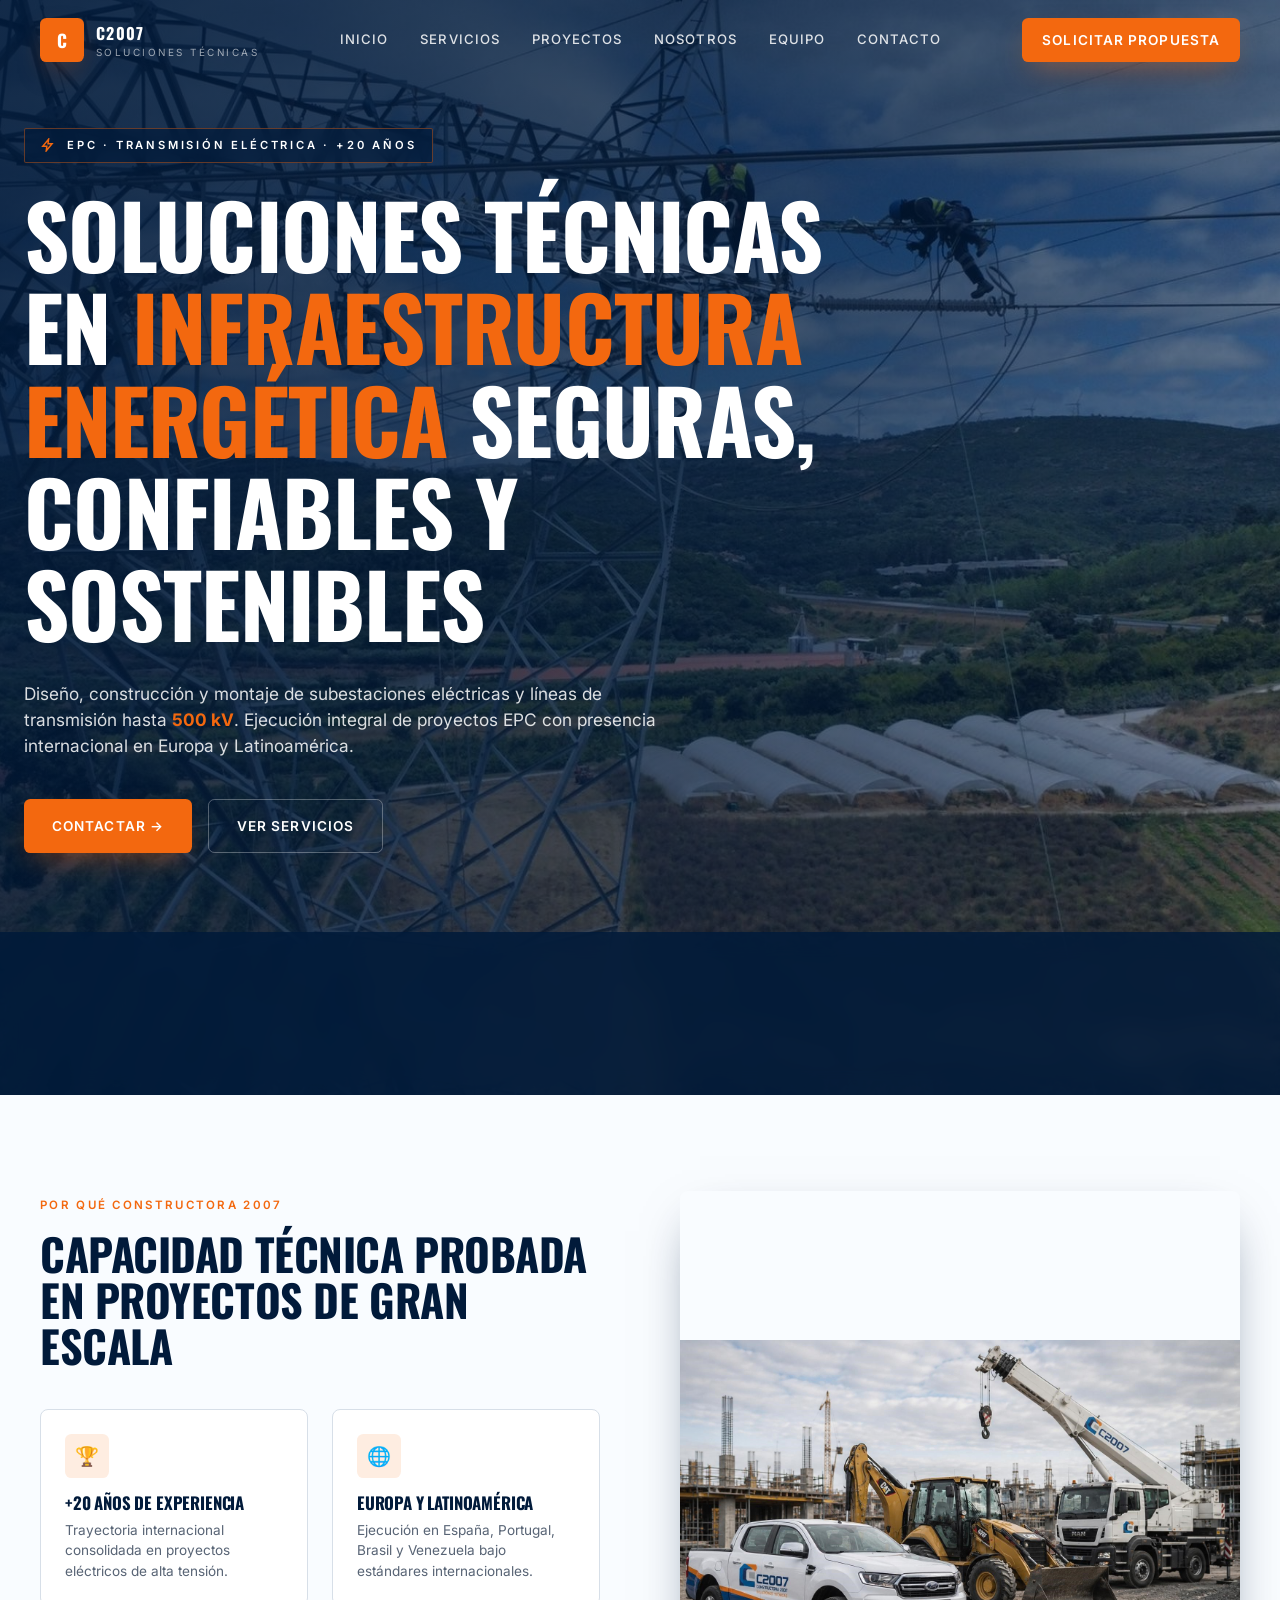
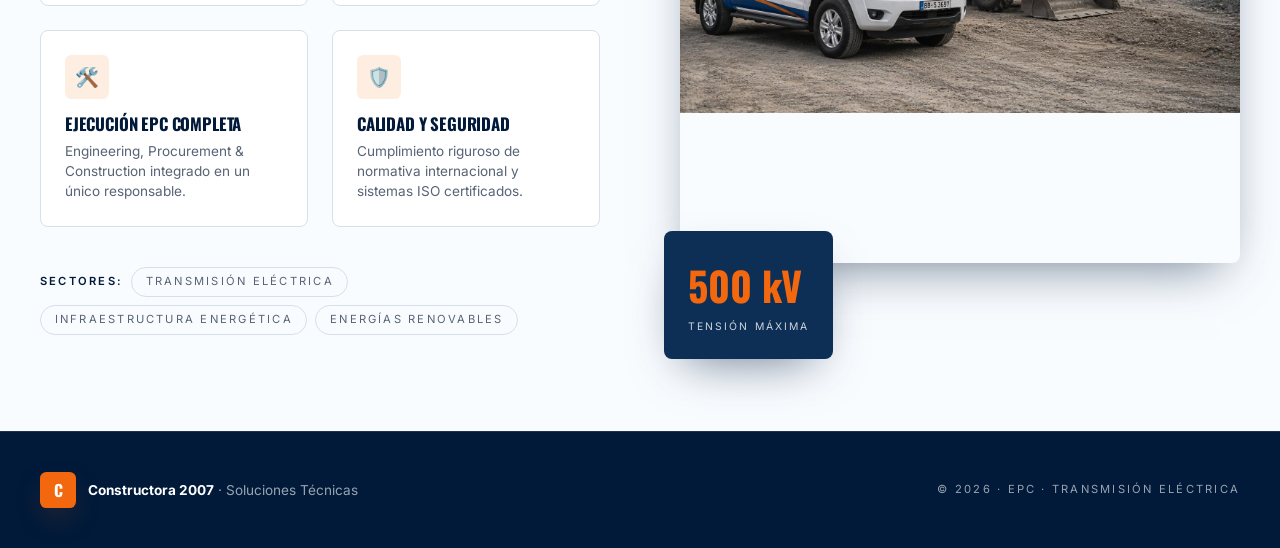
<file: index.html>
<!doctype html>
<html lang="es">
<head>
<meta charset="utf-8" />
<meta name="viewport" content="width=device-width, initial-scale=1" />
<title>Constructora 2007 · EPC en Transmisión Eléctrica hasta 500 kV</title>
<meta name="description" content="Diseño, construcción y montaje de subestaciones y líneas de transmisión hasta 500 kV." />
<link rel="preconnect" href="https://fonts.googleapis.com">
<link rel="preconnect" href="https://fonts.gstatic.com" crossorigin>
<link href="https://fonts.googleapis.com/css2?family=Inter:wght@400;500;600;700&family=Oswald:wght@500;600;700&display=swap" rel="stylesheet">
<link rel="icon" href="img/ico.jpg">
<link rel="stylesheet" href="css/styles.css" />
</head>
<body data-home="1">
<header id="nav" class="nav scrolled">
  <div class="container nav-inner">
    <a href="index.html" class="brand">
      <div class="brand-mark">C</div>
      <div>
        <div class="brand-name">C2007</div>
        <div class="brand-sub">Soluciones Técnicas</div>
      </div>
    </a>
    <nav class="nav-links">
      <a href="index.html" class="active">Inicio</a>
      <a href="servicios.html">Servicios</a>
      <a href="proyectos.html">Proyectos</a>
      <a href="nosotros.html">Nosotros</a>
      <a href="equipo.html">Equipo</a>
      <a href="contacto.html">Contacto</a>
    </nav>
    <a href="contacto.html" class="btn btn-orange nav-cta">Solicitar Propuesta</a>
    <button class="nav-toggle" aria-label="Abrir menú" id="navToggle"><span></span><span></span><span></span></button>
  </div>
  <div class="nav-mobile" id="navMobile">
    <a href="index.html">Inicio</a>
    <a href="servicios.html">Servicios</a>
    <a href="proyectos.html">Proyectos</a>
    <a href="nosotros.html">Nosotros</a>
    <a href="equipo.html">Equipo</a>
    <a href="contacto.html">Contacto</a>
  </div>
</header>
<main>
<!-- HERO -->
<section id="inicio" class="hero">
  <img src="img/fondo.jpg" alt="Líneas de transmisión" class="hero-bg" />
  <div class="hero-overlay"></div>
  <div class="container hero-inner">
    <div class="badge">
      <svg viewBox="0 0 24 24" width="14" height="14" fill="none" stroke="currentColor" stroke-width="2.5"><path d="M13 2L3 14h7l-1 8 10-12h-7l1-8z"/></svg>
      <span>EPC · Transmisión Eléctrica · +20 años</span>
    </div>
    <h1>Soluciones técnicas en <span class="text-orange">infraestructura energética</span> seguras, confiables y sostenibles</h1>
    <p class="hero-lead">Diseño, construcción y montaje de subestaciones eléctricas y líneas de transmisión hasta <strong class="text-orange">500 kV</strong>. Ejecución integral de proyectos EPC con presencia internacional en Europa y Latinoamérica.</p>
    <div class="hero-ctas">
      <a href="contacto.html" class="btn btn-orange">Contactar →</a>
      <a href="servicios.html" class="btn btn-ghost">Ver Servicios</a>
    </div>
  </div>
  <div class="stats-bar">
    <div class="container stats-grid">
      <div><div class="stat-v">+20</div><div class="stat-l">Años de experiencia</div></div>
      <div><div class="stat-v">4</div><div class="stat-l">Países</div></div>
      <div><div class="stat-v">500 kV</div><div class="stat-l">Tensión máxima</div></div>
      <div><div class="stat-v">EPC</div><div class="stat-l">Ejecución integral</div></div>
    </div>
  </div>
</section>

<!-- WHY US -->
<section class="why">
  <div class="container why-grid">
    <div>
      <span class="eyebrow">Por qué Constructora 2007</span>
      <h2>Capacidad técnica probada en proyectos de gran escala</h2>
      <div class="why-cards">
        <div class="why-card"><div class="why-icon">🏆</div><h3>+20 años de experiencia</h3><p>Trayectoria internacional consolidada en proyectos eléctricos de alta tensión.</p></div>
        <div class="why-card"><div class="why-icon">🌐</div><h3>Europa y Latinoamérica</h3><p>Ejecución en España, Portugal, Brasil y Venezuela bajo estándares internacionales.</p></div>
        <div class="why-card"><div class="why-icon">🛠️</div><h3>Ejecución EPC completa</h3><p>Engineering, Procurement & Construction integrado en un único responsable.</p></div>
        <div class="why-card"><div class="why-icon">🛡️</div><h3>Calidad y seguridad</h3><p>Cumplimiento riguroso de normativa internacional y sistemas ISO certificados.</p></div>
      </div>
      <div class="sectors">
        <span class="sectors-label">Sectores:</span>
        <span class="chip">Transmisión Eléctrica</span>
        <span class="chip">Infraestructura Energética</span>
        <span class="chip">Energías Renovables</span>
      </div>
    </div>
    <div class="why-img-wrap">
      <img src="img/obra.jpg" alt="Tendido de conductores" />
      <div class="about-badge"><div class="about-badge-v">500 kV</div><div class="about-badge-l">Tensión máxima</div></div>
    </div>
  </div>
</section>


</main>
<footer class="footer">
  <div class="container footer-inner">
    <div class="brand">
      <div class="brand-mark">C</div>
      <div class="text-sm"><strong>Constructora 2007</strong> · Soluciones Técnicas</div>
    </div>
    <div class="footer-copy">© <span id="year"></span> · EPC · Transmisión Eléctrica</div>
  </div>
</footer>
<script src="js/script.js"></script>

</body>
</html>
</file>
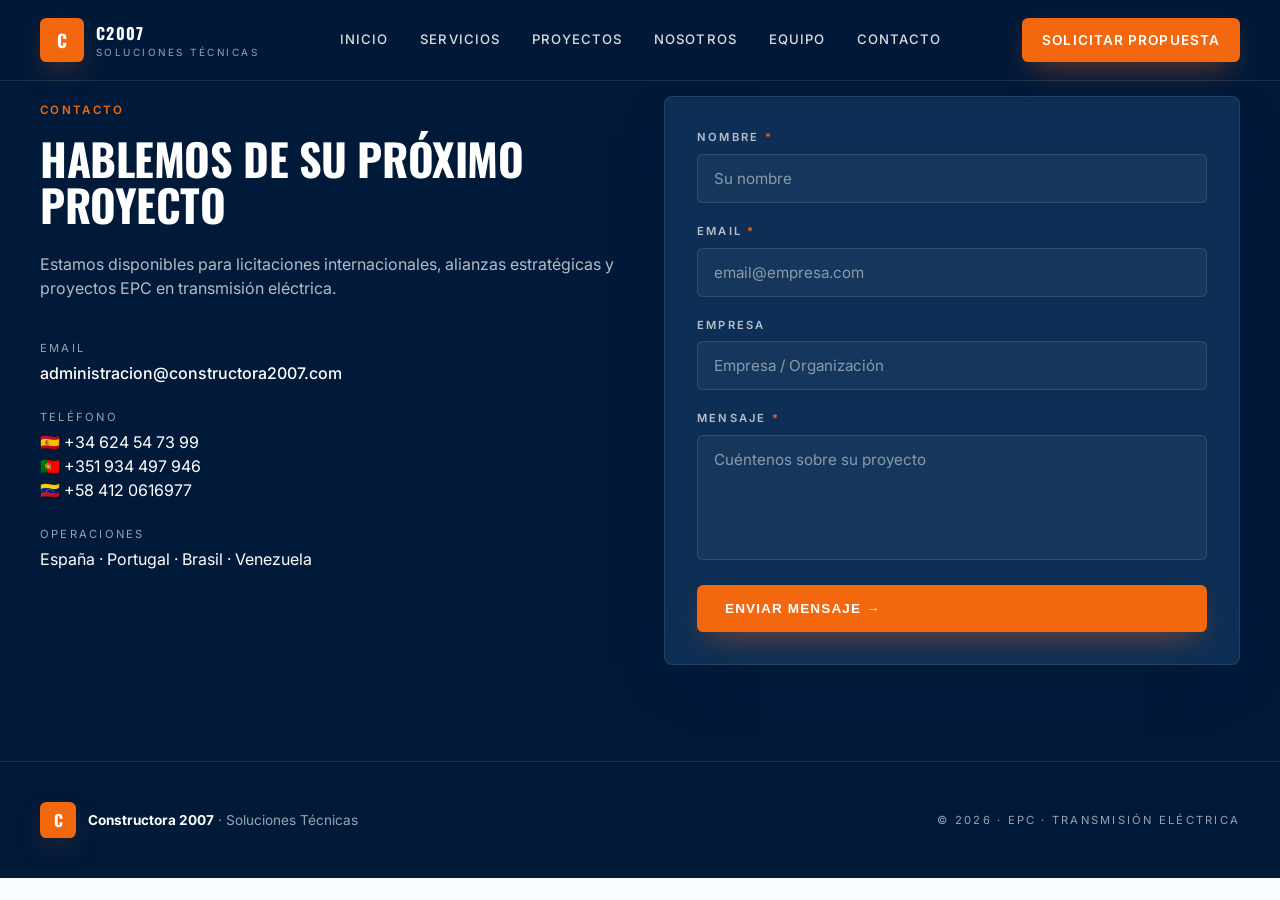
<file: contacto.html>
<!doctype html>
<html lang="es">
<head>
<meta charset="utf-8" />
<meta name="viewport" content="width=device-width, initial-scale=1" />
<title>Contacto · Constructora 2007</title>
<meta name="description" content="Hablemos de su próximo proyecto. Disponibles para licitaciones internacionales." />
<link rel="preconnect" href="https://fonts.googleapis.com">
<link rel="preconnect" href="https://fonts.gstatic.com" crossorigin>
<link href="https://fonts.googleapis.com/css2?family=Inter:wght@400;500;600;700&family=Oswald:wght@500;600;700&display=swap" rel="stylesheet">
<link rel="icon" href="img/ico.jpg">
<link rel="stylesheet" href="css/styles.css" />
</head>
<body>
<header id="nav" class="nav scrolled">
  <div class="container nav-inner">
    <a href="index.html" class="brand">
      <div class="brand-mark">C</div>
      <div>
        <div class="brand-name">C2007</div>
        <div class="brand-sub">Soluciones Técnicas</div>
      </div>
    </a>
    <nav class="nav-links">
      <a href="index.html">Inicio</a>
      <a href="servicios.html">Servicios</a>
      <a href="proyectos.html">Proyectos</a>
      <a href="nosotros.html">Nosotros</a>
      <a href="equipo.html">Equipo</a>
      <a href="contacto.html" class="active">Contacto</a>
    </nav>
    <a href="contacto.html" class="btn btn-orange nav-cta">Solicitar Propuesta</a>
    <button class="nav-toggle" aria-label="Abrir menú" id="navToggle"><span></span><span></span><span></span></button>
  </div>
  <div class="nav-mobile" id="navMobile">
    <a href="index.html">Inicio</a>
    <a href="servicios.html">Servicios</a>
    <a href="proyectos.html">Proyectos</a>
    <a href="nosotros.html">Nosotros</a>
    <a href="equipo.html">Equipo</a>
    <a href="contacto.html">Contacto</a>
  </div>
</header>
<main>
<!-- CONTACT -->
<section id="contacto" class="contact">
  <div class="container contact-grid">
    <div>
      <span class="eyebrow">Contacto</span>
      <h2 class="light">Hablemos de su próximo proyecto</h2>
      <p class="lead light">Estamos disponibles para licitaciones internacionales, alianzas estratégicas y proyectos EPC en transmisión eléctrica.</p>
      <div class="contact-list">
        <div class="contact-item"><div><div class="ci-l">Email</div><a href="mailto:administracion@constructora2007.com">administracion@constructora2007.com</a></div></div>
        <div class="contact-item"><div><div class="ci-l">Teléfono</div>
          <div>🇪🇸 +34 624 54 73 99</div>
          <div>🇵🇹 +351 934 497 946</div>
          <div>🇻🇪 +58 412 0616977</div>
        </div></div>
        <div class="contact-item"><div><div class="ci-l">Operaciones</div><div>España · Portugal · Brasil · Venezuela</div></div></div>
      </div>
    </div>
    <form class="contact-form" id="contactForm">
      <label>Nombre <span>*</span><input required type="text" placeholder="Su nombre"/></label>
      <label>Email <span>*</span><input required type="email" placeholder="email@empresa.com"/></label>
      <label>Empresa<input type="text" placeholder="Empresa / Organización"/></label>
      <label>Mensaje <span>*</span><textarea required rows="5" placeholder="Cuéntenos sobre su proyecto"></textarea></label>
      <button type="submit" class="btn btn-orange">Enviar mensaje →</button>
    </form>
  </div>
</section>


</main>
<footer class="footer">
  <div class="container footer-inner">
    <div class="brand">
      <div class="brand-mark">C</div>
      <div class="text-sm"><strong>Constructora 2007</strong> · Soluciones Técnicas</div>
    </div>
    <div class="footer-copy">© <span id="year"></span> · EPC · Transmisión Eléctrica</div>
  </div>
</footer>
<script src="js/script.js"></script>

</body>
</html>
</file>
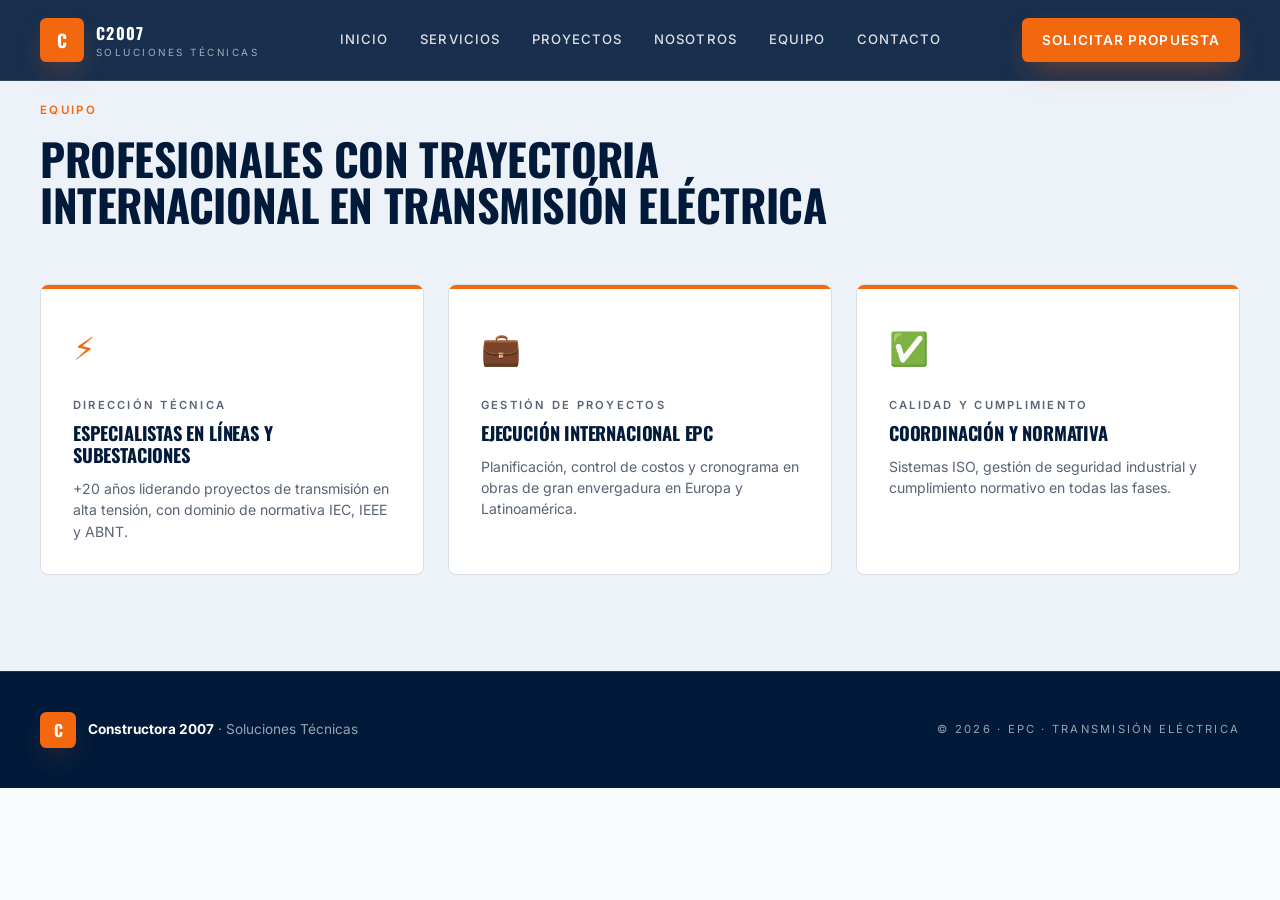
<file: equipo.html>
<!doctype html>
<html lang="es">
<head>
<meta charset="utf-8" />
<meta name="viewport" content="width=device-width, initial-scale=1" />
<title>Equipo · Constructora 2007</title>
<meta name="description" content="Profesionales con trayectoria internacional en transmisión eléctrica." />
<link rel="preconnect" href="https://fonts.googleapis.com">
<link rel="preconnect" href="https://fonts.gstatic.com" crossorigin>
<link href="https://fonts.googleapis.com/css2?family=Inter:wght@400;500;600;700&family=Oswald:wght@500;600;700&display=swap" rel="stylesheet">
<link rel="icon" href="img/ico.jpg">
<link rel="stylesheet" href="css/styles.css" />
</head>
<body>
<header id="nav" class="nav scrolled">
  <div class="container nav-inner">
    <a href="index.html" class="brand">
      <div class="brand-mark">C</div>
      <div>
        <div class="brand-name">C2007</div>
        <div class="brand-sub">Soluciones Técnicas</div>
      </div>
    </a>
    <nav class="nav-links">
      <a href="index.html">Inicio</a>
      <a href="servicios.html">Servicios</a>
      <a href="proyectos.html">Proyectos</a>
      <a href="nosotros.html">Nosotros</a>
      <a href="equipo.html" class="active">Equipo</a>
      <a href="contacto.html">Contacto</a>
    </nav>
    <a href="contacto.html" class="btn btn-orange nav-cta">Solicitar Propuesta</a>
    <button class="nav-toggle" aria-label="Abrir menú" id="navToggle"><span></span><span></span><span></span></button>
  </div>
  <div class="nav-mobile" id="navMobile">
    <a href="index.html">Inicio</a>
    <a href="servicios.html">Servicios</a>
    <a href="proyectos.html">Proyectos</a>
    <a href="nosotros.html">Nosotros</a>
    <a href="equipo.html">Equipo</a>
    <a href="contacto.html">Contacto</a>
  </div>
</header>
<main>
<!-- TEAM -->
<section id="equipo" class="team">
  <div class="container">
    <span class="eyebrow">Equipo</span>
    <h2>Profesionales con trayectoria internacional en transmisión eléctrica</h2>
    <div class="team-grid">
      <div class="team-card"><div class="team-bar"></div><div class="team-icon">⚡</div><div class="team-role">Dirección Técnica</div><h3>Especialistas en líneas y subestaciones</h3><p>+20 años liderando proyectos de transmisión en alta tensión, con dominio de normativa IEC, IEEE y ABNT.</p></div>
      <div class="team-card"><div class="team-bar"></div><div class="team-icon">💼</div><div class="team-role">Gestión de Proyectos</div><h3>Ejecución internacional EPC</h3><p>Planificación, control de costos y cronograma en obras de gran envergadura en Europa y Latinoamérica.</p></div>
      <div class="team-card"><div class="team-bar"></div><div class="team-icon">✅</div><div class="team-role">Calidad y Cumplimiento</div><h3>Coordinación y normativa</h3><p>Sistemas ISO, gestión de seguridad industrial y cumplimiento normativo en todas las fases.</p></div>
    </div>
  </div>
</section>


</main>
<footer class="footer">
  <div class="container footer-inner">
    <div class="brand">
      <div class="brand-mark">C</div>
      <div class="text-sm"><strong>Constructora 2007</strong> · Soluciones Técnicas</div>
    </div>
    <div class="footer-copy">© <span id="year"></span> · EPC · Transmisión Eléctrica</div>
  </div>
</footer>
<script src="js/script.js"></script>

</body>
</html>
</file>
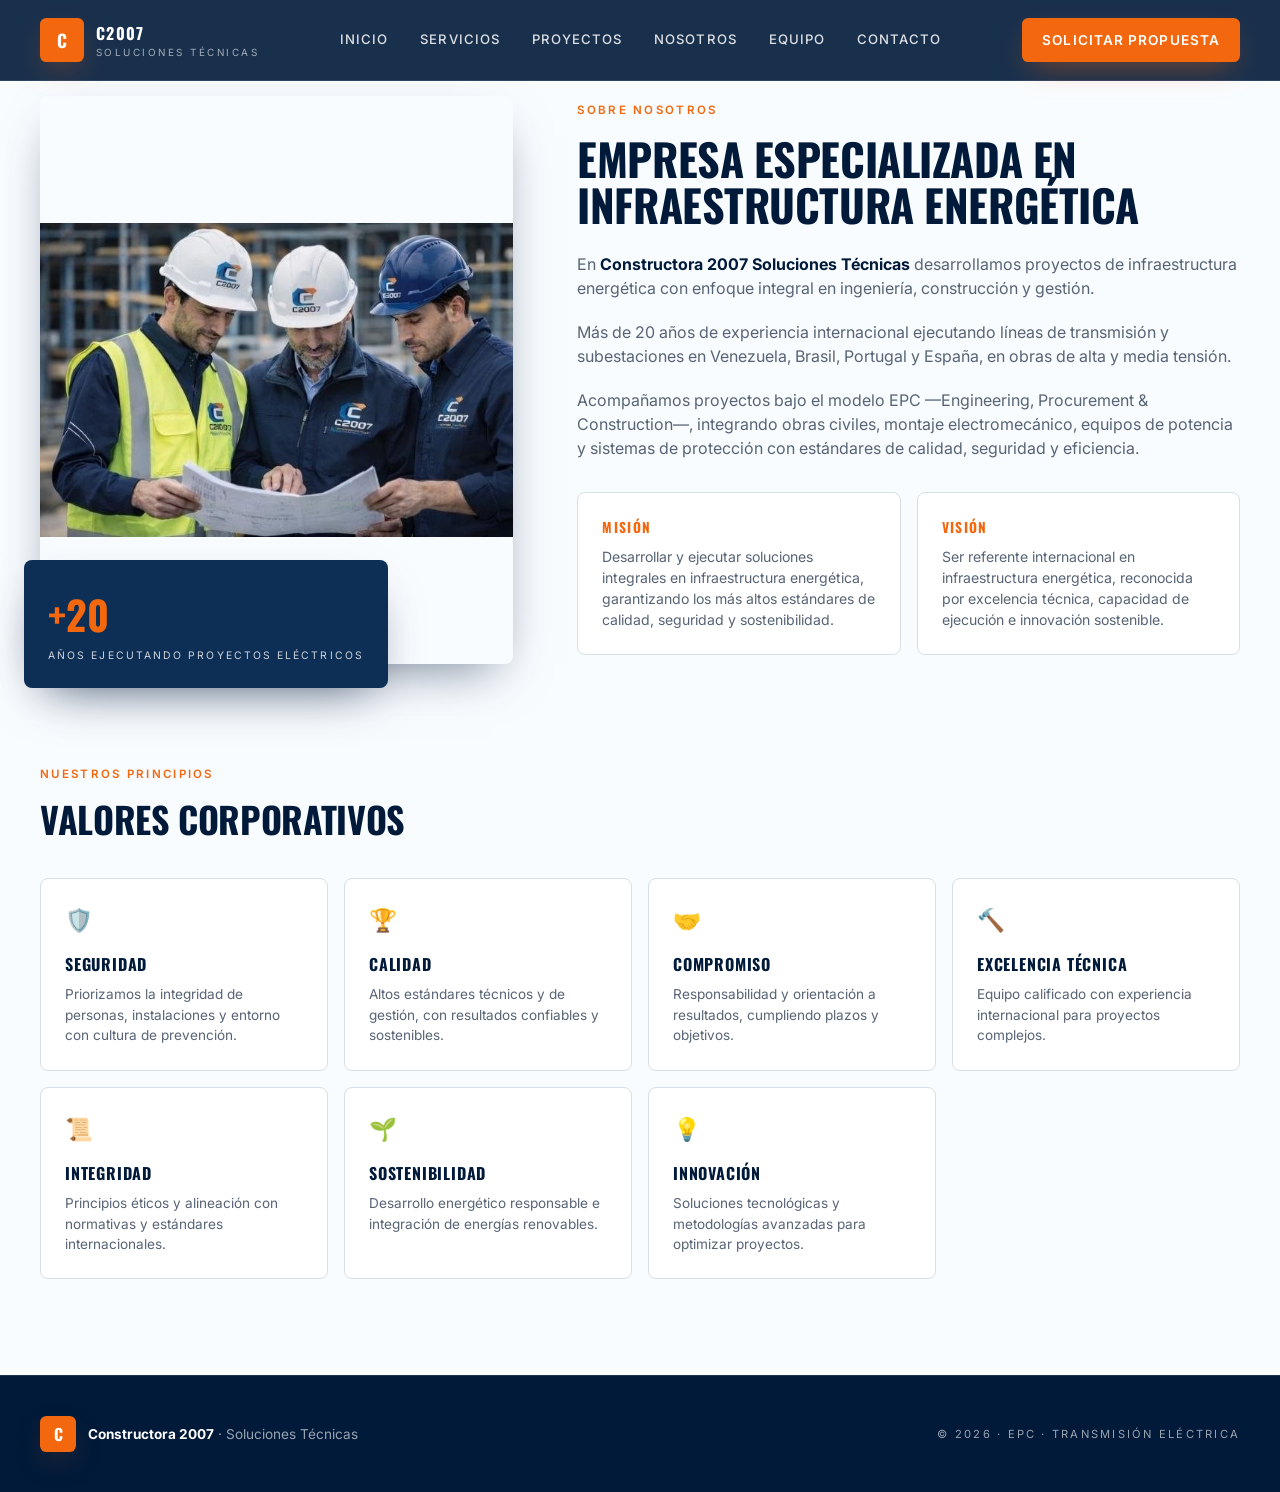
<file: nosotros.html>
<!doctype html>
<html lang="es">
<head>
<meta charset="utf-8" />
<meta name="viewport" content="width=device-width, initial-scale=1" />
<title>Nosotros · Constructora 2007</title>
<meta name="description" content="Empresa especializada en infraestructura energética. Misión, visión y valores." />
<link rel="preconnect" href="https://fonts.googleapis.com">
<link rel="preconnect" href="https://fonts.gstatic.com" crossorigin>
<link href="https://fonts.googleapis.com/css2?family=Inter:wght@400;500;600;700&family=Oswald:wght@500;600;700&display=swap" rel="stylesheet">
<link rel="icon" href="img/ico.jpg">
<link rel="stylesheet" href="css/styles.css" />
</head>
<body>
<header id="nav" class="nav scrolled">
  <div class="container nav-inner">
    <a href="index.html" class="brand">
      <div class="brand-mark">C</div>
      <div>
        <div class="brand-name">C2007</div>
        <div class="brand-sub">Soluciones Técnicas</div>
      </div>
    </a>
    <nav class="nav-links">
      <a href="index.html">Inicio</a>
      <a href="servicios.html">Servicios</a>
      <a href="proyectos.html">Proyectos</a>
      <a href="nosotros.html" class="active">Nosotros</a>
      <a href="equipo.html">Equipo</a>
      <a href="contacto.html">Contacto</a>
    </nav>
    <a href="contacto.html" class="btn btn-orange nav-cta">Solicitar Propuesta</a>
    <button class="nav-toggle" aria-label="Abrir menú" id="navToggle"><span></span><span></span><span></span></button>
  </div>
  <div class="nav-mobile" id="navMobile">
    <a href="index.html">Inicio</a>
    <a href="servicios.html">Servicios</a>
    <a href="proyectos.html">Proyectos</a>
    <a href="nosotros.html">Nosotros</a>
    <a href="equipo.html">Equipo</a>
    <a href="contacto.html">Contacto</a>
  </div>
</header>
<main>
<!-- ABOUT -->
<section id="nosotros" class="about">
  <div class="container about-grid">
    <div class="about-img-wrap">
      <img src="img/equipo.jpeg" alt="Equipo de Constructora 2007"/>
      <div class="about-badge"><div class="about-badge-v">+20</div><div class="about-badge-l">Años ejecutando proyectos eléctricos</div></div>
    </div>
    <div>
      <span class="eyebrow">Sobre nosotros</span>
      <h2>Empresa especializada en infraestructura energética</h2>
      <div class="about-text">
        <p>En <strong>Constructora 2007 Soluciones Técnicas</strong> desarrollamos proyectos de infraestructura energética con enfoque integral en ingeniería, construcción y gestión.</p>
        <p>Más de 20 años de experiencia internacional ejecutando líneas de transmisión y subestaciones en Venezuela, Brasil, Portugal y España, en obras de alta y media tensión.</p>
        <p>Acompañamos proyectos bajo el modelo EPC —Engineering, Procurement & Construction—, integrando obras civiles, montaje electromecánico, equipos de potencia y sistemas de protección con estándares de calidad, seguridad y eficiencia.</p>
      </div>
      <div class="mv">
        <div class="mv-card"><div class="mv-title">Misión</div><p>Desarrollar y ejecutar soluciones integrales en infraestructura energética, garantizando los más altos estándares de calidad, seguridad y sostenibilidad.</p></div>
        <div class="mv-card"><div class="mv-title">Visión</div><p>Ser referente internacional en infraestructura energética, reconocida por excelencia técnica, capacidad de ejecución e innovación sostenible.</p></div>
      </div>
    </div>
  </div>
  <div class="container values-wrap">
    <span class="eyebrow">Nuestros principios</span>
    <h3>Valores Corporativos</h3>
    <div class="values" id="valuesGrid"></div>
  </div>
</section>


</main>
<footer class="footer">
  <div class="container footer-inner">
    <div class="brand">
      <div class="brand-mark">C</div>
      <div class="text-sm"><strong>Constructora 2007</strong> · Soluciones Técnicas</div>
    </div>
    <div class="footer-copy">© <span id="year"></span> · EPC · Transmisión Eléctrica</div>
  </div>
</footer>
<script src="js/script.js"></script>

</body>
</html>
</file>
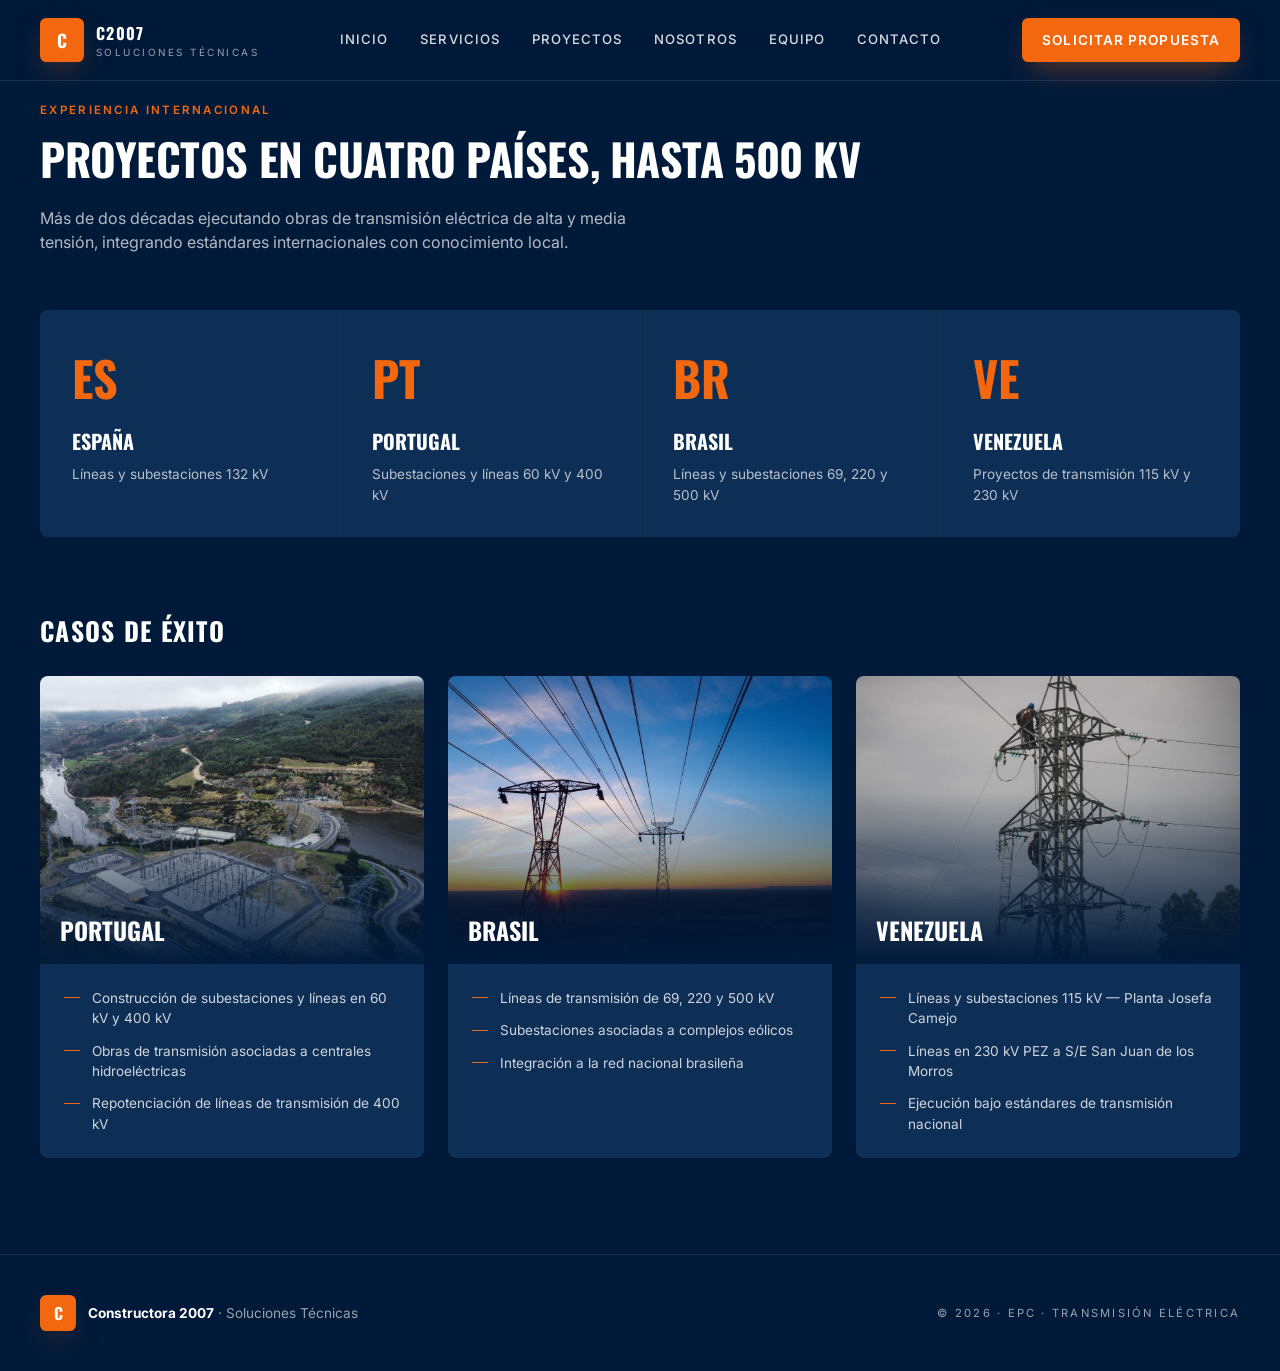
<file: proyectos.html>
<!doctype html>
<html lang="es">
<head>
<meta charset="utf-8" />
<meta name="viewport" content="width=device-width, initial-scale=1" />
<title>Proyectos · Constructora 2007</title>
<meta name="description" content="Proyectos en España, Portugal, Brasil y Venezuela hasta 500 kV." />
<link rel="preconnect" href="https://fonts.googleapis.com">
<link rel="preconnect" href="https://fonts.gstatic.com" crossorigin>
<link href="https://fonts.googleapis.com/css2?family=Inter:wght@400;500;600;700&family=Oswald:wght@500;600;700&display=swap" rel="stylesheet">
<link rel="icon" href="img/ico.jpg">
<link rel="stylesheet" href="css/styles.css" />
</head>
<body>
<header id="nav" class="nav scrolled">
  <div class="container nav-inner">
    <a href="index.html" class="brand">
      <div class="brand-mark">C</div>
      <div>
        <div class="brand-name">C2007</div>
        <div class="brand-sub">Soluciones Técnicas</div>
      </div>
    </a>
    <nav class="nav-links">
      <a href="index.html">Inicio</a>
      <a href="servicios.html">Servicios</a>
      <a href="proyectos.html" class="active">Proyectos</a>
      <a href="nosotros.html">Nosotros</a>
      <a href="equipo.html">Equipo</a>
      <a href="contacto.html">Contacto</a>
    </nav>
    <a href="contacto.html" class="btn btn-orange nav-cta">Solicitar Propuesta</a>
    <button class="nav-toggle" aria-label="Abrir menú" id="navToggle"><span></span><span></span><span></span></button>
  </div>
  <div class="nav-mobile" id="navMobile">
    <a href="index.html">Inicio</a>
    <a href="servicios.html">Servicios</a>
    <a href="proyectos.html">Proyectos</a>
    <a href="nosotros.html">Nosotros</a>
    <a href="equipo.html">Equipo</a>
    <a href="contacto.html">Contacto</a>
  </div>
</header>
<main>
<!-- PROJECTS -->
<section id="proyectos" class="projects">
  <div class="container">
    <span class="eyebrow">Experiencia internacional</span>
    <h2 class="light">Proyectos en cuatro países, hasta 500 kV</h2>
    <p class="lead light">Más de dos décadas ejecutando obras de transmisión eléctrica de alta y media tensión, integrando estándares internacionales con conocimiento local.</p>
    <div class="countries">
      <div><div class="cc">ES</div><div class="cn">España</div><p>Líneas y subestaciones 132 kV</p></div>
      <div><div class="cc">PT</div><div class="cn">Portugal</div><p>Subestaciones y líneas 60 kV y 400 kV</p></div>
      <div><div class="cc">BR</div><div class="cn">Brasil</div><p>Líneas y subestaciones 69, 220 y 500 kV</p></div>
      <div><div class="cc">VE</div><div class="cn">Venezuela</div><p>Proyectos de transmisión 115 kV y 230 kV</p></div>
    </div>
    <h3 class="cases-title">Casos de éxito</h3>
    <div class="cases">
      <article class="case">
        <div class="case-img"><img src="img/portugal.jpeg" alt="Portugal"/><span>Portugal</span></div>
        <ul>
          <li>Construcción de subestaciones y líneas en 60 kV y 400 kV</li>
          <li>Obras de transmisión asociadas a centrales hidroeléctricas</li>
          <li>Repotenciación de líneas de transmisión de 400 kV</li>
        </ul>
      </article>
      <article class="case">
        <div class="case-img"><img src="img/brasil.jpg" alt="Brasil"/><span>Brasil</span></div>
        <ul>
          <li>Líneas de transmisión de 69, 220 y 500 kV</li>
          <li>Subestaciones asociadas a complejos eólicos</li>
          <li>Integración a la red nacional brasileña</li>
        </ul>
      </article>
      <article class="case">
        <div class="case-img"><img src="img/venezuela.jpeg" alt="Venezuela"/><span>Venezuela</span></div>
        <ul>
          <li>Líneas y subestaciones 115 kV — Planta Josefa Camejo</li>
          <li>Líneas en 230 kV PEZ a S/E San Juan de los Morros</li>
          <li>Ejecución bajo estándares de transmisión nacional</li>
        </ul>
      </article>
    </div>
  </div>
</section>


</main>
<footer class="footer">
  <div class="container footer-inner">
    <div class="brand">
      <div class="brand-mark">C</div>
      <div class="text-sm"><strong>Constructora 2007</strong> · Soluciones Técnicas</div>
    </div>
    <div class="footer-copy">© <span id="year"></span> · EPC · Transmisión Eléctrica</div>
  </div>
</footer>
<script src="js/script.js"></script>

</body>
</html>
</file>
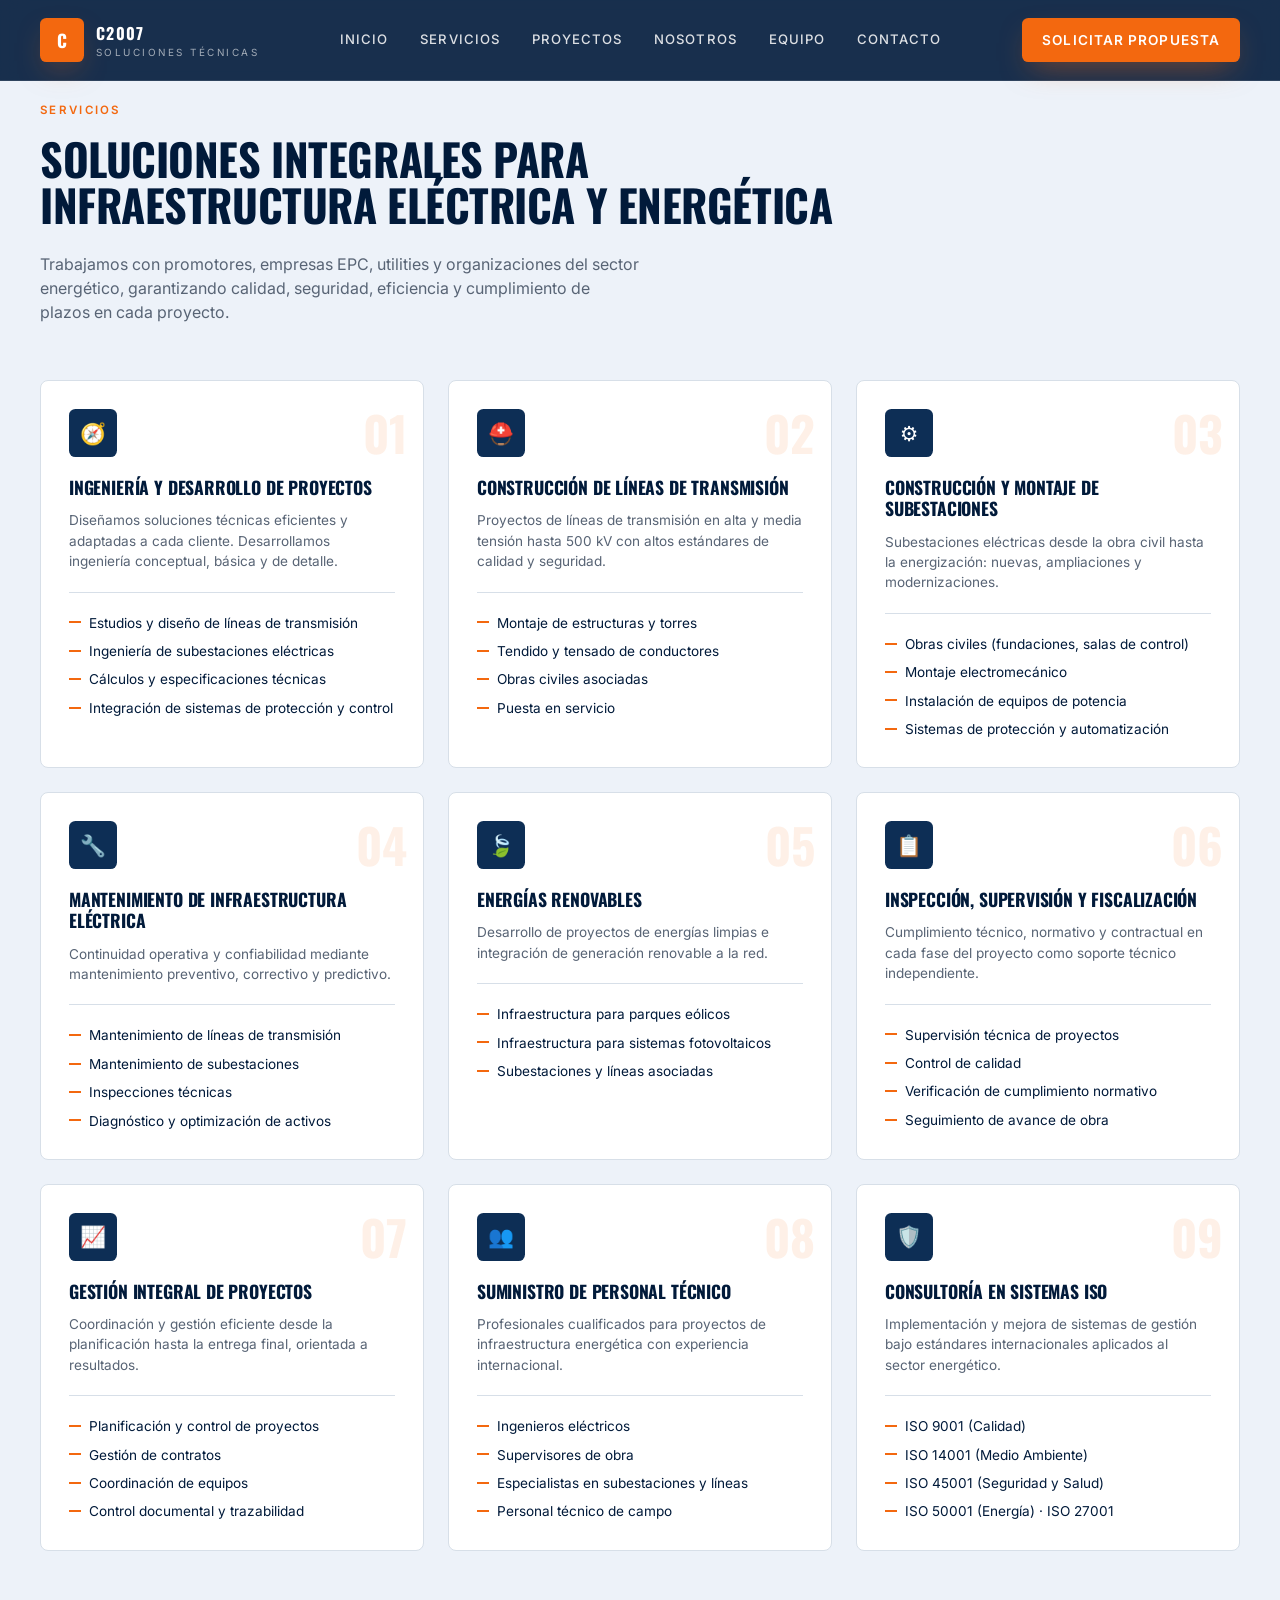
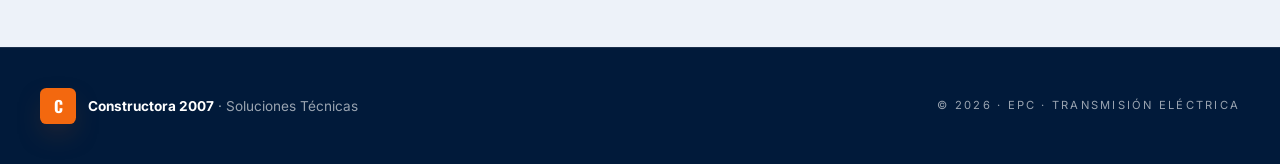
<file: servicios.html>
<!doctype html>
<html lang="es">
<head>
<meta charset="utf-8" />
<meta name="viewport" content="width=device-width, initial-scale=1" />
<title>Servicios · Constructora 2007</title>
<meta name="description" content="Ingeniería, construcción, mantenimiento, renovables y consultoría ISO para infraestructura eléctrica." />
<link rel="preconnect" href="https://fonts.googleapis.com">
<link rel="preconnect" href="https://fonts.gstatic.com" crossorigin>
<link href="https://fonts.googleapis.com/css2?family=Inter:wght@400;500;600;700&family=Oswald:wght@500;600;700&display=swap" rel="stylesheet">
<link rel="icon" href="img/ico.jpg">
<link rel="stylesheet" href="css/styles.css" />
</head>
<body>
<header id="nav" class="nav scrolled">
  <div class="container nav-inner">
    <a href="index.html" class="brand">
      <div class="brand-mark">C</div>
      <div>
        <div class="brand-name">C2007</div>
        <div class="brand-sub">Soluciones Técnicas</div>
      </div>
    </a>
    <nav class="nav-links">
      <a href="index.html">Inicio</a>
      <a href="servicios.html" class="active">Servicios</a>
      <a href="proyectos.html">Proyectos</a>
      <a href="nosotros.html">Nosotros</a>
      <a href="equipo.html">Equipo</a>
      <a href="contacto.html">Contacto</a>
    </nav>
    <a href="contacto.html" class="btn btn-orange nav-cta">Solicitar Propuesta</a>
    <button class="nav-toggle" aria-label="Abrir menú" id="navToggle"><span></span><span></span><span></span></button>
  </div>
  <div class="nav-mobile" id="navMobile">
    <a href="index.html">Inicio</a>
    <a href="servicios.html">Servicios</a>
    <a href="proyectos.html">Proyectos</a>
    <a href="nosotros.html">Nosotros</a>
    <a href="equipo.html">Equipo</a>
    <a href="contacto.html">Contacto</a>
  </div>
</header>
<main>
<!-- SERVICES -->
<section id="servicios" class="services">
  <div class="container">
    <span class="eyebrow">Servicios</span>
    <h2>Soluciones integrales para infraestructura eléctrica y energética</h2>
    <p class="lead">Trabajamos con promotores, empresas EPC, utilities y organizaciones del sector energético, garantizando calidad, seguridad, eficiencia y cumplimiento de plazos en cada proyecto.</p>
    <div class="services-grid" id="servicesGrid"></div>
  </div>
</section>


</main>
<footer class="footer">
  <div class="container footer-inner">
    <div class="brand">
      <div class="brand-mark">C</div>
      <div class="text-sm"><strong>Constructora 2007</strong> · Soluciones Técnicas</div>
    </div>
    <div class="footer-copy">© <span id="year"></span> · EPC · Transmisión Eléctrica</div>
  </div>
</footer>
<script src="js/script.js"></script>

</body>
</html>
</file>
<file: css/styles.css>
:root{
  --navy-deep:oklch(0.22 0.07 255);
  --navy:oklch(0.30 0.08 255);
  --orange:oklch(0.68 0.19 45);
  --orange-bright:oklch(0.74 0.20 50);
  --bg:oklch(0.99 0.005 250);
  --fg:oklch(0.22 0.07 255);
  --muted:oklch(0.50 0.03 255);
  --secondary:oklch(0.96 0.01 255);
  --border:oklch(0.90 0.015 255);
  --card:#fff;
  --shadow-elev:0 20px 50px -20px color-mix(in oklab, var(--navy-deep) 60%, transparent);
  --shadow-orange:0 12px 30px -10px color-mix(in oklab, var(--orange) 50%, transparent);
}
*{box-sizing:border-box;margin:0;padding:0}
html{scroll-behavior:smooth}
body{font-family:"Inter",system-ui,sans-serif;background:var(--bg);color:var(--fg);-webkit-font-smoothing:antialiased;line-height:1.5}
img{display:block;max-width:100%}
a{color:inherit;text-decoration:none}
h1,h2,h3,h4{font-family:"Oswald","Arial Narrow",sans-serif;letter-spacing:-0.01em;text-transform:uppercase;font-weight:700;line-height:1.05}
.container{max-width:1280px;margin:0 auto;padding:0 24px}
@media(min-width:1024px){.container{padding:0 40px}}
.text-orange{color:var(--orange)}
.eyebrow{display:inline-flex;align-items:center;gap:.5rem;font-size:.72rem;font-weight:600;text-transform:uppercase;letter-spacing:.2em;color:var(--orange)}
.lead{margin-top:1.5rem;color:var(--muted);max-width:60ch}
.lead.light{color:rgba(255,255,255,.7)}
h2.light,h3.light{color:#fff}

/* Buttons */
.btn{display:inline-flex;align-items:center;gap:.5rem;padding:1rem 1.75rem;font-size:.85rem;font-weight:600;text-transform:uppercase;letter-spacing:.08em;border-radius:.4rem;transition:.2s;cursor:pointer;border:none}
.btn-orange{background:var(--orange);color:#fff;box-shadow:var(--shadow-orange)}
.btn-orange:hover{filter:brightness(1.1)}
.btn-ghost{border:1px solid rgba(255,255,255,.3);color:#fff;background:transparent}
.btn-ghost:hover{background:rgba(255,255,255,.1)}

/* NAV */
.nav{position:fixed;inset:0 0 auto 0;z-index:50;transition:.3s}
.nav.scrolled{background:color-mix(in oklab, var(--navy-deep) 90%, transparent);backdrop-filter:blur(12px);border-bottom:1px solid rgba(255,255,255,.1)}
.nav-inner{display:flex;height:80px;align-items:center;justify-content:space-between}
.brand{display:flex;align-items:center;gap:.75rem;color:#fff}
.brand-mark{width:44px;height:44px;border-radius:.4rem;background:var(--orange);color:#fff;display:flex;align-items:center;justify-content:center;font-family:"Oswald";font-weight:700;font-size:1.1rem;box-shadow:var(--shadow-orange)}
.brand-name{font-family:"Oswald";font-weight:700;text-transform:uppercase;letter-spacing:.08em;color:#fff}
.brand-sub{font-size:.62rem;text-transform:uppercase;letter-spacing:.25em;color:rgba(255,255,255,.6)}
.nav-links{display:none;gap:2rem}
.nav-links a{font-size:.82rem;font-weight:500;text-transform:uppercase;letter-spacing:.08em;color:rgba(255,255,255,.85)}
.nav-links a:hover{color:var(--orange)}
.nav-cta{display:none;padding:.75rem 1.25rem}
@media(min-width:1024px){.nav-links{display:flex}.nav-cta{display:inline-flex}}
.nav-toggle{display:flex;flex-direction:column;gap:5px;background:transparent;border:none;padding:8px;cursor:pointer}
.nav-toggle span{width:24px;height:2px;background:#fff;display:block}
@media(min-width:1024px){.nav-toggle{display:none}}
.nav-mobile{display:none;background:var(--navy-deep);padding:1rem 1.5rem;border-top:1px solid rgba(255,255,255,.1)}
.nav-mobile a{display:block;padding:.75rem 0;color:rgba(255,255,255,.85);font-size:.85rem;text-transform:uppercase;letter-spacing:.08em;border-bottom:1px solid rgba(255,255,255,.05)}
.nav-mobile.open{display:block}

/* HERO */
.hero{position:relative;min-height:100vh;overflow:hidden;color:#fff}
.hero-bg{position:absolute;inset:0;width:100%;height:100%;object-fit:cover}
.hero-overlay{position:absolute;inset:0;background:linear-gradient(120deg,color-mix(in oklab, var(--navy-deep) 92%, transparent) 0%,color-mix(in oklab, var(--navy-deep) 70%, transparent) 55%,color-mix(in oklab, var(--navy-deep) 40%, transparent) 100%)}
.hero-inner{position:relative;z-index:2;display:flex;flex-direction:column;justify-content:center;min-height:100vh;padding:8rem 24px 5rem}
.badge{display:inline-flex;align-items:center;gap:.75rem;padding:.5rem 1rem;border:1px solid color-mix(in oklab, var(--orange) 40%, transparent);background:color-mix(in oklab, var(--navy-deep) 60%, transparent);backdrop-filter:blur(8px);border-radius:2px;color:#fff;font-size:.7rem;font-weight:600;letter-spacing:.25em;text-transform:uppercase;width:fit-content;margin-bottom:1.5rem}
.badge svg{color:var(--orange)}
.hero h1{font-size:clamp(2.5rem,7vw,5.5rem);max-width:900px}
.hero-lead{margin-top:2rem;max-width:640px;font-size:1.08rem;color:rgba(255,255,255,.85)}
.hero-ctas{margin-top:2.5rem;display:flex;flex-wrap:wrap;gap:1rem}
.stats-bar{position:relative;z-index:2;border-top:1px solid rgba(255,255,255,.1);background:color-mix(in oklab, var(--navy-deep) 85%, transparent);backdrop-filter:blur(12px)}
.stats-grid{display:grid;grid-template-columns:repeat(2,1fr);gap:0}
@media(min-width:768px){.stats-grid{grid-template-columns:repeat(4,1fr)}}
.stats-grid>div{padding:2rem 1.5rem;text-align:center;border-left:1px solid rgba(255,255,255,.1)}
.stats-grid>div:first-child{border-left:none}
.stat-v{font-family:"Oswald";font-size:clamp(2rem,4vw,3rem);font-weight:700;color:var(--orange)}
.stat-l{margin-top:.5rem;font-size:.7rem;text-transform:uppercase;letter-spacing:.2em;color:rgba(255,255,255,.7)}

/* WHY */
.why{padding:6rem 0;background:var(--bg)}
.why-grid{display:grid;gap:3.5rem}
@media(min-width:1024px){.why-grid{grid-template-columns:1fr 1fr;gap:5rem}}
.why h2{font-size:clamp(1.8rem,3.5vw,2.75rem);margin-top:1rem}
.why-cards{margin-top:2.5rem;display:grid;gap:1.5rem;grid-template-columns:1fr}
@media(min-width:640px){.why-cards{grid-template-columns:1fr 1fr}}
.why-card{padding:1.5rem;border:1px solid var(--border);background:var(--card);border-radius:.5rem;transition:.2s}
.why-card:hover{border-color:var(--orange);box-shadow:var(--shadow-elev);transform:translateY(-4px)}
.why-icon{width:44px;height:44px;border-radius:.4rem;background:color-mix(in oklab, var(--orange) 12%, transparent);color:var(--orange);display:flex;align-items:center;justify-content:center;font-size:1.2rem;margin-bottom:1rem}
.why-card h3{font-size:1.05rem;margin-bottom:.5rem}
.why-card p{font-size:.85rem;color:var(--muted)}
.sectors{margin-top:2.5rem;display:flex;flex-wrap:wrap;gap:.5rem;align-items:center;font-size:.7rem;text-transform:uppercase;letter-spacing:.2em;color:var(--muted)}
.sectors-label{font-weight:600;color:var(--fg)}
.chip{padding:.35rem .85rem;border:1px solid var(--border);border-radius:999px}
.why-img-wrap{position:relative}
.why-img-wrap img{aspect-ratio:5/6;width:100%;object-fit:contain;border-radius:.5rem;box-shadow:var(--shadow-elev)}
.why-badge{position:absolute;bottom:-1.5rem;right:-1.5rem;background:var(--orange);color:#fff;padding:1.5rem;border-radius:.5rem;box-shadow:var(--shadow-orange);display:none}
@media(min-width:768px){.why-badge{display:block}}
.why-badge-v{font-family:"Oswald";font-size:2.25rem;font-weight:700}
.why-badge-l{font-size:.65rem;text-transform:uppercase;letter-spacing:.2em;opacity:.9}

/* SERVICES */
.services{padding:6rem 0;background:var(--secondary)}
.services h2{font-size:clamp(1.8rem,3.5vw,2.75rem);margin-top:1rem;max-width:800px}
.services-grid{margin-top:3.5rem;display:grid;gap:1.5rem;grid-template-columns:1fr}
@media(min-width:768px){.services-grid{grid-template-columns:1fr 1fr}}
@media(min-width:1024px){.services-grid{grid-template-columns:repeat(3,1fr)}}
.service{position:relative;overflow:hidden;border:1px solid var(--border);background:var(--card);border-radius:.5rem;padding:1.75rem;transition:.2s}
.service:hover{border-color:var(--orange);box-shadow:var(--shadow-elev)}
.service-num{position:absolute;top:1rem;right:1rem;font-family:"Oswald";font-size:3rem;font-weight:700;color:color-mix(in oklab, var(--orange) 10%, transparent);transition:.2s}
.service:hover .service-num{color:color-mix(in oklab, var(--orange) 30%, transparent)}
.service-icon{width:48px;height:48px;border-radius:.4rem;background:var(--navy);color:#fff;display:flex;align-items:center;justify-content:center;font-size:1.3rem;margin-bottom:1.25rem}
.service h3{font-size:1.1rem;margin-bottom:.75rem;line-height:1.2}
.service-desc{font-size:.85rem;color:var(--muted)}
.service ul{margin-top:1.25rem;padding-top:1.25rem;border-top:1px solid var(--border);list-style:none;display:grid;gap:.5rem}
.service li{display:flex;gap:.5rem;font-size:.85rem;align-items:flex-start}
.service li::before{content:"";flex:none;width:12px;height:2px;background:var(--orange);margin-top:.55rem}

/* PROJECTS */
.projects{padding:6rem 0;background:var(--navy-deep);color:#fff}
.projects h2{font-size:clamp(1.8rem,3.5vw,2.75rem);margin-top:1rem;color:#fff}
.cases-title{margin-top:5rem;font-size:1.6rem;color:#fff;letter-spacing:.05em}
.countries{margin-top:3.5rem;display:grid;gap:1px;background:rgba(255,255,255,.1);border-radius:.5rem;overflow:hidden;grid-template-columns:1fr}
@media(min-width:640px){.countries{grid-template-columns:1fr 1fr}}
@media(min-width:1024px){.countries{grid-template-columns:repeat(4,1fr)}}
.countries>div{background:var(--navy);padding:2rem}
.cc{font-family:"Oswald";font-size:3rem;font-weight:700;color:var(--orange)}
.cn{margin-top:.75rem;font-family:"Oswald";font-size:1.25rem;text-transform:uppercase;font-weight:700}
.countries p{margin-top:.5rem;font-size:.85rem;color:rgba(255,255,255,.7)}
.cases{margin-top:2rem;display:grid;gap:1.5rem;grid-template-columns:1fr}
@media(min-width:1024px){.cases{grid-template-columns:repeat(3,1fr)}}
.case{background:var(--navy);border-radius:.5rem;overflow:hidden}
.case-img{position:relative;aspect-ratio:4/3;overflow:hidden}
.case-img img{width:100%;height:100%;object-fit:cover;transition:.7s}
.case:hover .case-img img{transform:scale(1.05)}
.case-img::after{content:"";position:absolute;inset:0;background:linear-gradient(to top, var(--navy-deep), transparent 60%)}
.case-img span{position:absolute;bottom:1rem;left:1.25rem;font-family:"Oswald";font-size:1.5rem;font-weight:700;text-transform:uppercase;color:#fff;z-index:2}
.case ul{padding:1.5rem;list-style:none;display:grid;gap:.75rem}
.case li{display:flex;gap:.75rem;font-size:.85rem;color:rgba(255,255,255,.8)}
.case li::before{content:"";flex:none;width:16px;height:1px;background:var(--orange);margin-top:.6rem}

/* ABOUT */
.about{padding:6rem 0;background:var(--bg)}
.about-grid{display:grid;gap:3.5rem;grid-template-columns:1fr}
@media(min-width:1024px){.about-grid{grid-template-columns:5fr 7fr;gap:4rem}}
.about-img-wrap{position:relative}
.about-img-wrap img{aspect-ratio:5/6;width:100%;object-fit:contain;border-radius:.5rem;box-shadow:var(--shadow-elev)}
.about-badge{position:absolute;bottom:-1.5rem;left:-1rem;background:var(--navy);color:#fff;padding:1.5rem;border-radius:.5rem;box-shadow:var(--shadow-elev)}
.about-badge-v{font-family:"Oswald";font-size:2.5rem;font-weight:700;color:var(--orange)}
.about-badge-l{margin-top:.25rem;font-size:.65rem;text-transform:uppercase;letter-spacing:.2em;color:rgba(255,255,255,.8)}
.about h2{font-size:clamp(1.8rem,3.5vw,2.75rem);margin-top:1rem}
.about-text{margin-top:1.5rem;display:grid;gap:1.25rem;color:var(--muted);font-size:1rem}
.about-text strong{color:var(--fg)}
.mv{margin-top:2rem;display:grid;gap:1rem;grid-template-columns:1fr}
@media(min-width:640px){.mv{grid-template-columns:1fr 1fr}}
.mv-card{padding:1.5rem;border:1px solid var(--border);background:var(--card);border-radius:.5rem}
.mv-title{font-family:"Oswald";font-size:.85rem;font-weight:700;text-transform:uppercase;letter-spacing:.1em;color:var(--orange)}
.mv-card p{margin-top:.5rem;font-size:.88rem;color:var(--muted)}
.values-wrap{margin-top:6rem}
.values-wrap h3{margin-top:1rem;font-size:clamp(1.5rem,3vw,2.25rem)}
.values{margin-top:2.5rem;display:grid;gap:1rem;grid-template-columns:1fr}
@media(min-width:640px){.values{grid-template-columns:1fr 1fr}}
@media(min-width:1024px){.values{grid-template-columns:repeat(4,1fr)}}
.value{padding:1.5rem;border:1px solid var(--border);background:var(--card);border-radius:.5rem;transition:.2s}
.value:hover{border-color:var(--orange);transform:translateY(-4px)}
.value-icon{font-size:1.4rem;color:var(--orange)}
.value-title{margin-top:1rem;font-family:"Oswald";font-size:1rem;font-weight:700;text-transform:uppercase;letter-spacing:.05em}
.value p{margin-top:.5rem;font-size:.85rem;color:var(--muted)}

/* TEAM */
.team{padding:6rem 0;background:var(--secondary)}
.team h2{font-size:clamp(1.8rem,3.5vw,2.75rem);margin-top:1rem;max-width:800px}
.team-grid{margin-top:3.5rem;display:grid;gap:1.5rem;grid-template-columns:1fr}
@media(min-width:768px){.team-grid{grid-template-columns:repeat(3,1fr)}}
.team-card{position:relative;overflow:hidden;padding:2rem;border:1px solid var(--border);background:var(--card);border-radius:.5rem;transition:.2s}
.team-card:hover{border-color:var(--orange);box-shadow:var(--shadow-elev)}
.team-bar{position:absolute;inset:0 0 auto 0;height:4px;background:var(--orange)}
.team-icon{margin-top:.5rem;font-size:2rem;color:var(--orange)}
.team-role{margin-top:1.5rem;font-size:.7rem;font-weight:600;text-transform:uppercase;letter-spacing:.2em;color:var(--muted)}
.team-card h3{margin-top:.5rem;font-size:1.15rem;line-height:1.2}
.team-card p{margin-top:.75rem;font-size:.88rem;color:var(--muted)}

/* CONTACT */
.contact{padding:6rem 0;background:var(--navy-deep);color:#fff}
.contact-grid{display:grid;gap:3rem;grid-template-columns:1fr}
@media(min-width:1024px){.contact-grid{grid-template-columns:1fr 1fr}}
.contact h2{font-size:clamp(1.8rem,3.5vw,2.75rem);margin-top:1rem}
.contact-list{margin-top:2.5rem;display:grid;gap:1.5rem}
.contact-item{display:flex;gap:1rem;align-items:flex-start}
.ci-ico{flex:none;width:44px;height:44px;border-radius:.4rem;background:color-mix(in oklab, var(--orange) 15%, transparent);color:var(--orange);display:flex;align-items:center;justify-content:center;font-size:1.1rem}
.ci-l{font-size:.7rem;text-transform:uppercase;letter-spacing:.2em;color:rgba(255,255,255,.6);margin-bottom:.25rem}
.contact-item a{color:#fff;font-weight:500}
.contact-item a:hover{color:var(--orange)}
.contact-form{background:var(--navy);border:1px solid rgba(255,255,255,.1);border-radius:.5rem;padding:2rem;display:grid;gap:1.25rem;box-shadow:var(--shadow-elev)}
.contact-form label{display:block;font-size:.7rem;font-weight:600;text-transform:uppercase;letter-spacing:.2em;color:rgba(255,255,255,.7)}
.contact-form label span{color:var(--orange)}
.contact-form input,.contact-form textarea{margin-top:.5rem;width:100%;background:color-mix(in oklab, white 4%, transparent);border:1px solid color-mix(in oklab, white 12%, transparent);color:#fff;padding:.875rem 1rem;border-radius:.375rem;font-size:.95rem;outline:none;font-family:inherit;resize:none;transition:.2s}
.contact-form input::placeholder,.contact-form textarea::placeholder{color:rgba(255,255,255,.5)}
.contact-form input:focus,.contact-form textarea:focus{border-color:var(--orange);background:color-mix(in oklab, white 8%, transparent)}

/* FOOTER */
.footer{background:var(--navy-deep);color:rgba(255,255,255,.6);border-top:1px solid rgba(255,255,255,.1);padding:2.5rem 0}
.footer-inner{display:flex;flex-direction:column;align-items:center;gap:1rem;justify-content:space-between}
@media(min-width:768px){.footer-inner{flex-direction:row}}
.footer .brand-mark{width:36px;height:36px;font-size:1rem}
.footer .text-sm{font-size:.85rem;color:rgba(255,255,255,.6)}
.footer .text-sm strong{color:#fff}
.footer-copy{font-size:.7rem;text-transform:uppercase;letter-spacing:.2em}
</file>
